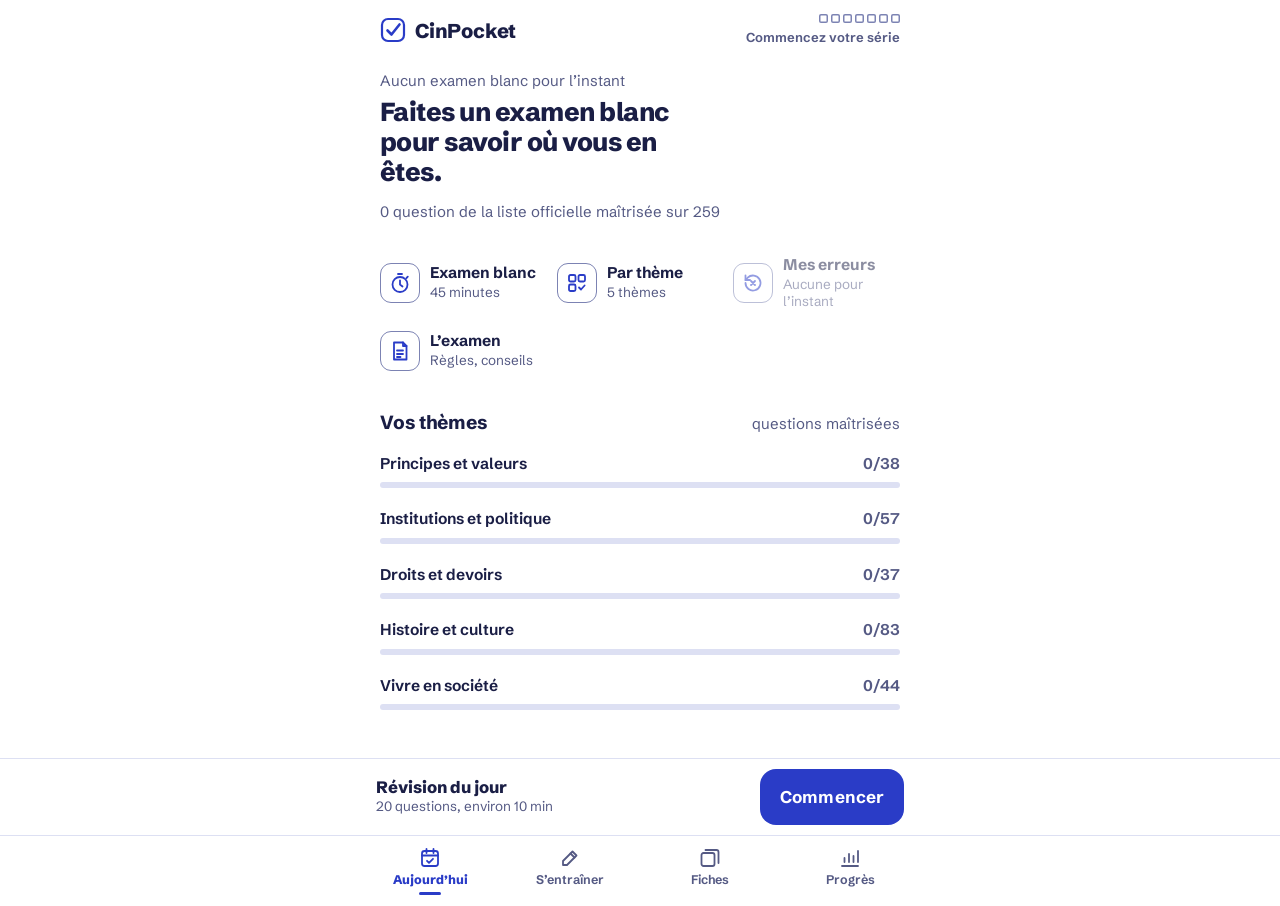
<file: index.html>
<!doctype html>
<html lang="fr">
  <head>
    <meta charset="UTF-8" />
    <meta name="viewport" content="width=device-width, initial-scale=1, viewport-fit=cover" />
    <title>CinPocket — Examen civique</title>
    <meta name="description" content="Entraînez-vous à l'examen civique de naturalisation : les questions de la liste officielle en QCM, examens blancs chronométrés, révision intelligente. Fonctionne hors ligne." />
    <meta name="theme-color" content="#ffffff" />
    <meta name="tdm-reservation" content="1" />
    <link rel="manifest" href="./manifest.webmanifest" />
    <link rel="icon" href="./icon.svg" type="image/svg+xml" />
    <link rel="apple-touch-icon" href="./icon-192.png" />
    <meta name="apple-mobile-web-app-capable" content="yes" />
    <meta name="apple-mobile-web-app-title" content="CinPocket" />
    <script type="module" crossorigin src="./assets/index-DLb2fRrT.js"></script>
    <link rel="stylesheet" crossorigin href="./assets/index-DScdjzTv.css">
  </head>
  <body>
    <div id="root"></div>
    <noscript>Activez JavaScript pour utiliser CinPocket.</noscript>
  </body>
</html>
</file>
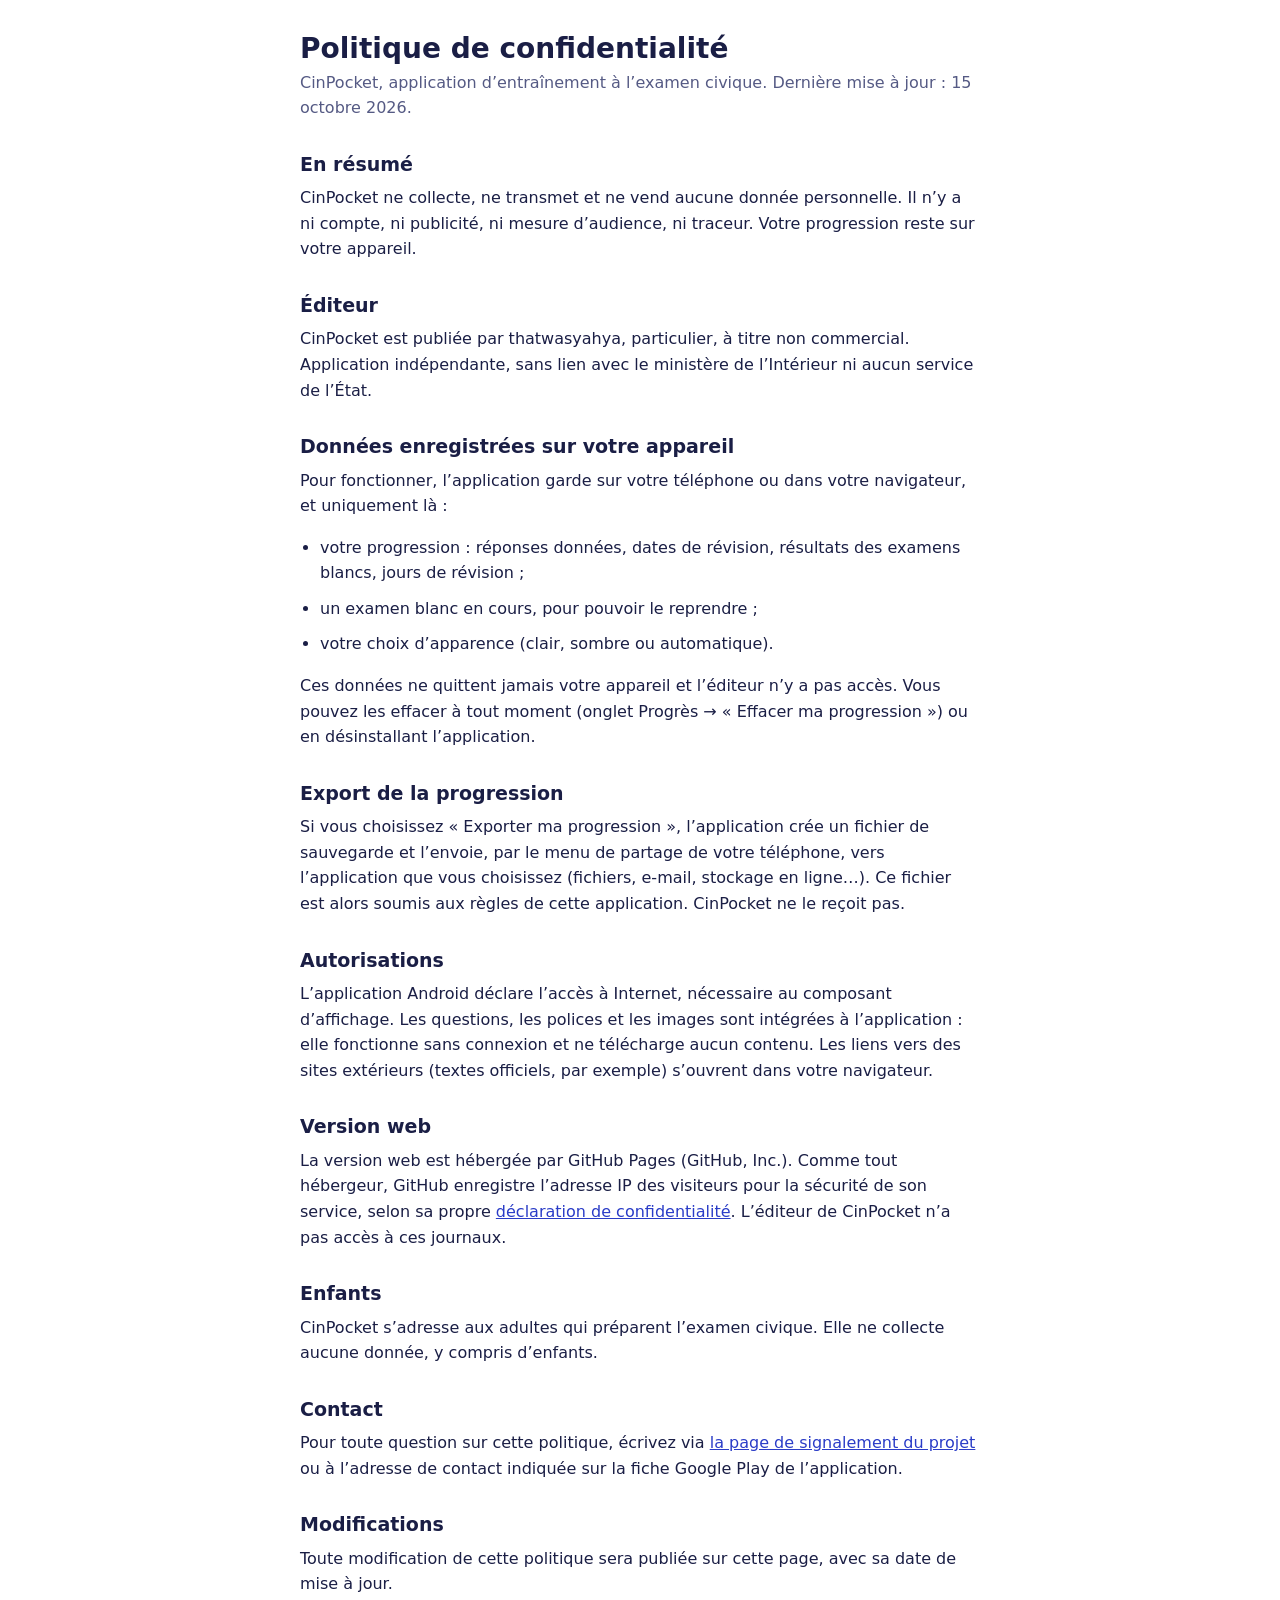
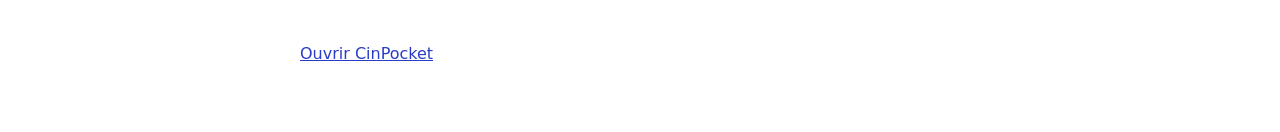
<file: confidentialite.html>
<!doctype html>
<html lang="fr">
  <head>
    <meta charset="UTF-8" />
    <meta name="viewport" content="width=device-width, initial-scale=1" />
    <meta name="tdm-reservation" content="1" />
    <title>Politique de confidentialité · CinPocket</title>
    <meta name="description" content="Politique de confidentialité de CinPocket : aucune donnée personnelle collectée." />
    <link rel="icon" href="./icon.svg" type="image/svg+xml" />
    <style>
      :root {
        --paper: #ffffff;
        --ink: #1a1e45;
        --ink-2: #555a84;
        --blue: #2a3cc7;
        --line: #7c83b3;
        color-scheme: light dark;
      }
      @media (prefers-color-scheme: dark) {
        :root {
          --paper: #131733;
          --ink: #eef0ff;
          --ink-2: #a9aed3;
          --blue: #9aa6ff;
          --line: #6b73ad;
        }
      }
      body {
        margin: 0;
        background: var(--paper);
        color: var(--ink);
        font: 16px/1.6 system-ui, -apple-system, 'Segoe UI', Roboto, sans-serif;
      }
      main {
        max-width: 680px;
        margin: 0 auto;
        padding: 32px 16px 56px;
      }
      h1 {
        font-size: 28px;
        line-height: 1.2;
        margin: 0 0 4px;
      }
      h2 {
        font-size: 19px;
        margin: 28px 0 6px;
      }
      p,
      li {
        margin: 0 0 10px;
      }
      ul {
        padding-left: 20px;
      }
      a {
        color: var(--blue);
      }
      .meta {
        color: var(--ink-2);
        margin-bottom: 24px;
      }
      .back {
        display: inline-block;
        margin-top: 24px;
        padding: 10px 0;
      }
    </style>
  </head>
  <body>
    <main>
      <h1>Politique de confidentialité</h1>
      <p class="meta">CinPocket, application d’entraînement à l’examen civique. Dernière mise à jour : 15 octobre 2026.</p>

      <h2>En résumé</h2>
      <p>
        CinPocket ne collecte, ne transmet et ne vend aucune donnée personnelle. Il n’y a ni compte, ni publicité, ni mesure
        d’audience, ni traceur. Votre progression reste sur votre appareil.
      </p>

      <h2>Éditeur</h2>
      <p>
        CinPocket est publiée par thatwasyahya, particulier, à titre non commercial. Application indépendante, sans lien avec
        le ministère de l’Intérieur ni aucun service de l’État.
      </p>

      <h2>Données enregistrées sur votre appareil</h2>
      <p>Pour fonctionner, l’application garde sur votre téléphone ou dans votre navigateur, et uniquement là :</p>
      <ul>
        <li>votre progression : réponses données, dates de révision, résultats des examens blancs, jours de révision ;</li>
        <li>un examen blanc en cours, pour pouvoir le reprendre ;</li>
        <li>votre choix d’apparence (clair, sombre ou automatique).</li>
      </ul>
      <p>
        Ces données ne quittent jamais votre appareil et l’éditeur n’y a pas accès. Vous pouvez les effacer à tout moment
        (onglet Progrès → « Effacer ma progression ») ou en désinstallant l’application.
      </p>

      <h2>Export de la progression</h2>
      <p>
        Si vous choisissez « Exporter ma progression », l’application crée un fichier de sauvegarde et l’envoie, par le menu
        de partage de votre téléphone, vers l’application que vous choisissez (fichiers, e-mail, stockage en ligne…). Ce
        fichier est alors soumis aux règles de cette application. CinPocket ne le reçoit pas.
      </p>

      <h2>Autorisations</h2>
      <p>
        L’application Android déclare l’accès à Internet, nécessaire au composant d’affichage. Les questions, les polices et
        les images sont intégrées à l’application : elle fonctionne sans connexion et ne télécharge aucun contenu. Les liens
        vers des sites extérieurs (textes officiels, par exemple) s’ouvrent dans votre navigateur.
      </p>

      <h2>Version web</h2>
      <p>
        La version web est hébergée par GitHub Pages (GitHub, Inc.). Comme tout hébergeur, GitHub enregistre l’adresse IP
        des visiteurs pour la sécurité de son service, selon sa propre
        <a href="https://docs.github.com/fr/site-policy/privacy-policies/github-general-privacy-statement">déclaration de confidentialité</a>.
        L’éditeur de CinPocket n’a pas accès à ces journaux.
      </p>

      <h2>Enfants</h2>
      <p>CinPocket s’adresse aux adultes qui préparent l’examen civique. Elle ne collecte aucune donnée, y compris d’enfants.</p>

      <h2>Contact</h2>
      <p>
        Pour toute question sur cette politique, écrivez via
        <a href="https://github.com/thatwasyahya/CinPocket-app/issues">la page de signalement du projet</a> ou à l’adresse de
        contact indiquée sur la fiche Google Play de l’application.
      </p>

      <h2>Modifications</h2>
      <p>Toute modification de cette politique sera publiée sur cette page, avec sa date de mise à jour.</p>

      <a class="back" href="./">Ouvrir CinPocket</a>
    </main>
  </body>
</html>
</file>
<file: assets/index-DScdjzTv.css>
@font-face{font-family:Schibsted Grotesk Variable;font-style:normal;font-display:swap;font-weight:400 900;src:url(./schibsted-grotesk-latin-ext-wght-normal-hsMS0n0O.woff2) format("woff2-variations");unicode-range:U+0100-02BA,U+02BD-02C5,U+02C7-02CC,U+02CE-02D7,U+02DD-02FF,U+0304,U+0308,U+0329,U+1D00-1DBF,U+1E00-1E9F,U+1EF2-1EFF,U+2020,U+20A0-20AB,U+20AD-20C0,U+2113,U+2C60-2C7F,U+A720-A7FF}@font-face{font-family:Schibsted Grotesk Variable;font-style:normal;font-display:swap;font-weight:400 900;src:url(./schibsted-grotesk-latin-wght-normal-Bb8VGrTG.woff2) format("woff2-variations");unicode-range:U+0000-00FF,U+0131,U+0152-0153,U+02BB-02BC,U+02C6,U+02DA,U+02DC,U+0304,U+0308,U+0329,U+2000-206F,U+20AC,U+2122,U+2191,U+2193,U+2212,U+2215,U+FEFF,U+FFFD}@font-face{font-family:Playwrite FR Moderne Variable;font-style:normal;font-display:swap;font-weight:100 400;src:url(./playwrite-fr-moderne-fallback-wght-normal-B1Gyjl29.woff2) format("woff2-variations")}:root{--paper: #ffffff;--ink: #1a1e45;--ink-2: #555a84;--blue: #2a3cc7;--on-blue: #ffffff;--red: #d02b30;--on-red: #ffffff;--mark: #ffe14a;--on-mark: #1a1e45;--rule: #dde0f3;--line: #7c83b3;--wash: #f3f4fc;--blue-wash: #e9ebfc;--f-ui: "Schibsted Grotesk Variable", system-ui, sans-serif;--f-hand: "Playwrite FR Moderne Variable", cursive;--r-box: 7px;--r-btn: 16px;--r-block: 18px;--gutter: 20px;--sat: max(env(safe-area-inset-top, 0px), var(--safe-area-inset-top, 0px));--sab: max(env(safe-area-inset-bottom, 0px), var(--safe-area-inset-bottom, 0px));--tabbar: 64px;color-scheme:light}:root[data-theme=dark]{--paper: #131733;--ink: #eceefa;--ink-2: #a9aed3;--blue: #9aa6ff;--on-blue: #131733;--red: #ff7b7b;--on-red: #131733;--mark: #f2d54a;--on-mark: #131733;--rule: #2d3463;--line: #6b73ad;--wash: #1c2146;--blue-wash: #222a5e;color-scheme:dark}@media(prefers-color-scheme:dark){:root:not([data-theme=light]){--paper: #131733;--ink: #eceefa;--ink-2: #a9aed3;--blue: #9aa6ff;--on-blue: #131733;--red: #ff7b7b;--on-red: #131733;--mark: #f2d54a;--on-mark: #131733;--rule: #2d3463;--line: #6b73ad;--wash: #1c2146;--blue-wash: #222a5e;color-scheme:dark}}*{box-sizing:border-box;margin:0;padding:0}html{-webkit-text-size-adjust:100%;-webkit-tap-highlight-color:transparent;background:var(--paper)}body{background:var(--paper);color:var(--ink);font-family:var(--f-ui);font-size:17px;line-height:1.45;font-optical-sizing:auto}button,input{font:inherit;color:inherit}button{background:none;border:0;cursor:pointer;text-align:inherit}button:disabled{cursor:default}a{color:var(--blue)}:focus-visible{outline:3px solid var(--blue);outline-offset:2px;border-radius:4px}.num,.count,.tabnum{font-variant-numeric:tabular-nums}.ico{width:24px;height:24px;fill:none;stroke:currentColor;stroke-width:1.8;stroke-linecap:round;stroke-linejoin:round;flex:none}.sr-only{position:absolute;width:1px;height:1px;overflow:hidden;clip:rect(0 0 0 0);white-space:nowrap}.app{max-width:560px;margin:0 auto;min-height:100dvh;padding-top:var(--sat)}.app:before{content:"";position:fixed;top:0;left:0;right:0;height:var(--sat);background:var(--paper);z-index:30;pointer-events:none}html{scroll-padding-top:calc(var(--sat) + 64px);scroll-padding-bottom:calc(var(--tabbar-h, 0px) + var(--dock-h, 0px) + 16px)}.screen{padding:0 var(--gutter) calc(var(--tabbar-h, 0px) + var(--dock-h, 0px) + 28px)}.meta{color:var(--ink-2);font-size:15px}.h1{font-size:26px;line-height:1.15;font-weight:800;letter-spacing:-.02em}.h2{font-size:19px;line-height:1.25;font-weight:750;letter-spacing:-.005em}.section{margin-top:28px}.section-head{display:flex;justify-content:space-between;align-items:baseline;gap:12px;margin-bottom:8px}.page-head{display:flex;align-items:center;justify-content:space-between;gap:12px;min-height:60px;padding-top:6px}.page-head .h1{font-size:24px}.btn{display:inline-flex;align-items:center;justify-content:center;gap:10px;min-height:56px;padding:0 22px;border-radius:var(--r-btn);font-size:17px;font-weight:700;letter-spacing:.005em;text-align:center;transition:transform .08s}.btn:active:not(:disabled){transform:scale(.98)}.btn:disabled{opacity:.45}.btn-primary{background:var(--blue);color:var(--on-blue)}.btn-quiet{border:1.5px solid var(--line);color:var(--ink)}.btn-danger{border:1.5px solid var(--red);color:var(--red)}.btn-text{color:var(--blue);min-height:48px;padding:0 8px;font-weight:700;font-size:16px}.btn-block{width:100%}.iconbtn{width:48px;height:48px;display:grid;place-items:center;border-radius:14px;color:var(--ink);flex:none}.iconbtn:disabled{opacity:.35}.btn-flag{flex:none;padding:0 14px;gap:6px;font-size:15px}.btn-flag[aria-pressed=true]{background:var(--ink);border-color:var(--ink);color:var(--paper)}.btn-flag[aria-pressed=true] .ico{fill:currentColor}.tabbar{position:fixed;left:0;right:0;bottom:0;z-index:20;background:var(--paper);border-top:1px solid var(--rule);padding-bottom:var(--sab)}.tabbar-inner{max-width:560px;margin:0 auto;min-height:var(--tabbar);display:grid;grid-template-columns:repeat(4,minmax(0,1fr))}.tab{display:flex;flex-direction:column;align-items:center;justify-content:center;gap:3px;padding:6px 2px 10px;color:var(--ink-2);font-size:12.5px;font-weight:650;line-height:1.1;overflow-wrap:anywhere;position:relative;text-align:center}body:has(.search:focus) .tabbar{display:none}.tab.on{color:var(--blue);font-weight:800}.tab.on:after{content:"";position:absolute;bottom:5px;width:22px;height:3px;border-radius:2px;background:var(--blue)}.dock{position:fixed;left:0;right:0;bottom:0;z-index:15;background:var(--paper);border-top:1px solid var(--rule);padding-bottom:var(--sab)}.dock.above-tabs{bottom:var(--tabbar-h, 0px);padding-bottom:0}.dock-inner{max-width:560px;margin:0 auto;padding:10px 16px;display:flex;gap:10px;align-items:center}.dock-inner .btn-primary{flex:1}.dock-col{max-width:560px;margin:0 auto;padding:10px 16px 4px}.dock-row{display:flex;justify-content:space-between;gap:8px}.home-head{display:flex;justify-content:space-between;align-items:center;min-height:60px;gap:12px}.brand{display:flex;align-items:center;gap:9px;font-weight:800;font-size:20px;letter-spacing:-.01em}.brand svg{width:26px;height:26px}.streak{display:flex;flex-direction:column;align-items:flex-end;gap:5px}.streak-days{display:flex;gap:3px}.streak-days i{width:9px;height:9px;border-radius:2px;box-shadow:inset 0 0 0 1.5px var(--line)}.streak-days i.done{background:var(--blue);box-shadow:none}.streak span{font-size:13px;font-weight:650;color:var(--ink-2)}.ready{padding-top:10px}.ready .meta{margin-bottom:6px}.ready .h1{margin-bottom:14px;max-width:20ch}.ready-foot{margin-top:6px}.install-row{margin-top:16px}.today-dock .dock-inner{flex-wrap:wrap}.today-dock .today-text{flex:1 1 9em;min-width:0}.today-dock b{display:block;font-size:16.5px;font-weight:800;line-height:1.2}.today-dock small{display:block;font-size:13.5px;color:var(--ink-2);line-height:1.3}.today-dock .btn{flex:none;padding:0 20px}.quick{display:grid;grid-template-columns:repeat(auto-fit,minmax(min(150px,100%),1fr));gap:4px 10px}.quick-item{display:grid;grid-template-columns:40px 1fr;column-gap:10px;align-items:center;min-height:64px;color:var(--ink);text-align:left}.quick-item .disc{grid-row:span 2;width:40px;height:40px;border-radius:11px;display:grid;place-items:center;border:1.5px solid var(--line);color:var(--blue)}.quick-item b{font-size:15.5px;font-weight:700;line-height:1.15;align-self:end}.quick-item small{font-size:13.5px;color:var(--ink-2);line-height:1.3;align-self:start;margin-top:2px}.quick-item small.due{color:var(--red);font-weight:700}.quick-item:disabled{opacity:.5}.trow{display:block;width:100%;padding:10px 0;text-align:left}.trow-top{display:flex;text-align:left;justify-content:space-between;gap:12px;font-size:15.5px;font-weight:650;margin-bottom:7px}.trow-top b{font-weight:650;color:var(--ink-2);font-variant-numeric:tabular-nums;flex:none}.bar{display:block;height:6px;border-radius:3px;background:var(--rule);overflow:hidden}.bar i{display:block;height:100%;background:var(--blue);border-radius:3px}.ruler{display:block;width:100%;height:auto;overflow:visible}.ruler text{font-family:var(--f-ui);fill:var(--ink-2);font-size:13px;font-weight:600;font-variant-numeric:tabular-nums}.ruler .lab{fill:var(--ink);font-size:13.5px;font-weight:700}.qbar{display:flex;align-items:center;gap:4px;min-height:56px;margin:0 calc(8px - var(--gutter)) 4px;padding-right:12px;position:sticky;top:var(--sat);z-index:10;background:var(--paper)}.qbar .title{flex:1;font-weight:750;font-size:16px;min-width:0;white-space:nowrap;overflow:hidden;text-overflow:ellipsis}.qbar .count{font-weight:750;font-size:16px;color:var(--ink-2);padding-left:8px}.timer{font-weight:800;font-size:16px;font-variant-numeric:tabular-nums;padding:4px 10px;border-radius:8px}.timer.urgent{color:var(--on-red);background:var(--red)}.qprog{display:flex;gap:3px;margin-bottom:14px}.qprog i{flex:1;height:6px;border-radius:2px;background:var(--rule)}.qprog i.ok{background:var(--blue)}.qprog i.ko{background:var(--red)}.qprog i.done{background:var(--ink-2)}.qprog i.cur{background:var(--ink)}.qctx{font-size:14.5px;color:var(--ink-2);font-weight:600;display:flex;gap:8px;align-items:center;flex-wrap:wrap;margin-bottom:6px}.tag{font-size:12.5px;font-weight:700;color:var(--ink);background:var(--blue-wash);border-radius:6px;padding:1px 8px}.tag.practice{background:none;box-shadow:inset 0 0 0 1.5px var(--line)}.qtext{font-size:23px;line-height:1.24;font-weight:760;letter-spacing:-.015em;margin-bottom:12px;text-wrap:pretty}.qtext.long{font-size:20px;line-height:1.3}.opts{list-style:none}.opt{display:grid;grid-template-columns:2.6em 1fr;align-items:start;width:100%;min-height:60px;padding:13px 4px 12px 0;border-top:1px solid var(--rule);text-align:left;position:relative}li:last-child>.opt{border-bottom:1px solid var(--rule)}button.opt:active:not(:disabled){background:var(--wash)}.opt .box{width:2.15em;height:2.15em;border-radius:var(--r-box);border:1.6px solid var(--line);display:grid;place-items:center;font-size:14px;font-weight:800;color:var(--ink-2);position:relative;margin-top:1px}.opt .txt{font-size:17px;line-height:1.42;min-width:0}.opt .say{display:block;font-size:13.5px;font-weight:750;margin-top:3px}.opt.picked .box{background:var(--blue);border-color:var(--blue);color:var(--on-blue)}.opt.picked{background:var(--blue-wash);border-radius:10px;border-top-color:transparent;margin:0 -10px;width:calc(100% + 20px);padding-left:10px;padding-right:12px}li:has(+li>.opt.picked)>.opt{border-bottom:0}.opt.dim .txt{color:var(--ink-2)}.opt.ko .box{background:var(--red);border-color:var(--red);color:var(--on-red)}.opt.ko .say{color:var(--red);margin-top:8px}.opt.ko.with-note{padding-top:calc(12px + 1.5em)}.opt.ok .box{border-color:var(--blue);border-width:2px;color:var(--blue)}.opt.ok .say{color:var(--blue)}.tick{position:absolute;left:16px;top:-16px;width:30px;height:29px;overflow:visible}.tick path{fill:none;stroke:var(--blue);stroke-width:3.4;stroke-linecap:round;stroke-linejoin:round}.fix{position:relative;display:inline-block}.fix:after{content:"";position:absolute;left:-3px;right:-3px;top:calc(55% - 4px);height:8px;background:var(--red);-webkit-mask:url("data:image/svg+xml,%3Csvg xmlns='http://www.w3.org/2000/svg' viewBox='0 0 100 8' preserveAspectRatio='none'%3E%3Cpath d='M1 6 99 2' fill='none' stroke='%23000' stroke-width='2.4' stroke-linecap='round' vector-effect='non-scaling-stroke'/%3E%3C/svg%3E") 0 0 / 100% 100% no-repeat;mask:url("data:image/svg+xml,%3Csvg xmlns='http://www.w3.org/2000/svg' viewBox='0 0 100 8' preserveAspectRatio='none'%3E%3Cpath d='M1 6 99 2' fill='none' stroke='%23000' stroke-width='2.4' stroke-linecap='round' vector-effect='non-scaling-stroke'/%3E%3C/svg%3E") 0 0 / 100% 100% no-repeat}.fix .ins,.ins{display:inline-block;margin-left:.35em;font-family:var(--f-hand);font-size:19px;line-height:1.1;color:var(--red);transform:rotate(-3deg)}.fix .note{position:absolute;left:0;bottom:calc(100% - 2px);max-width:calc(100vw - 110px);font-family:var(--f-hand);font-weight:400;font-size:19px;line-height:1.15;color:var(--red);transform:rotate(-4deg);transform-origin:left bottom;white-space:nowrap}del{text-decoration:none}.struck{color:var(--ink-2);text-decoration:line-through;text-decoration-color:var(--red);text-decoration-thickness:2px}.hl{--hl-h: 78%;--hl-y: 70%;color:var(--on-mark);background-image:linear-gradient(var(--mark),var(--mark));background-repeat:no-repeat;background-size:100% var(--hl-h);background-position:0 var(--hl-y);-webkit-box-decoration-break:clone;box-decoration-break:clone;padding:0 2px;margin:0 -2px;border-radius:3px 6px 4px 7px}:root[data-theme=dark] .hl{--hl-h: 100%;--hl-y: 0}@media(prefers-color-scheme:dark){:root:not([data-theme=light]) .hl{--hl-h: 100%;--hl-y: 0}}.explain{margin-top:14px;outline-offset:4px;font-size:16px;line-height:1.55;background:var(--wash);border-radius:var(--r-block);padding:14px 16px 12px;scroll-margin-bottom:calc(110px + var(--sab))}.explain .lead{font-weight:750;margin-bottom:4px}.explain-foot{display:flex;justify-content:space-between;align-items:flex-start;flex-wrap:wrap;gap:6px 14px;margin-top:10px;padding-top:9px;border-top:1px solid var(--rule);font-size:13.5px;font-weight:600}.explain-foot .src{display:flex;gap:6px;align-items:flex-start;color:var(--ink-2);flex:1 1 60%}.explain-foot .again{display:flex;gap:6px;align-items:center;color:var(--blue);font-weight:700}.explain-foot .ico{width:16px;height:16px;margin-top:2px}.score{display:flex;align-items:center;gap:18px;margin:10px 0 6px;flex-wrap:wrap}.circled{position:relative;padding:14px 20px 10px 16px;flex:none}.circled .num{font-size:64px;font-weight:800;letter-spacing:-.04em;line-height:.9}.circled .num small{font-size:24px;font-weight:700;color:var(--ink-2);letter-spacing:0;margin-left:2px}.circled svg{position:absolute;inset:-4px -8px -2px -6px;width:calc(100% + 14px);height:calc(100% + 6px);overflow:visible}.circled svg path{fill:none;stroke:var(--blue);stroke-width:2.6;stroke-linecap:round}.circled.fail svg path{stroke:var(--ink-2)}.verdict{min-width:0;flex:1 1 150px}.verdict .verdict-title,.verdict b{display:block;font-size:28px;font-weight:800;letter-spacing:-.015em;line-height:1.05}.verdict span{display:block;font-size:15px;color:var(--ink-2);margin-top:6px;line-height:1.35}.legend{display:flex;flex-wrap:wrap;gap:4px 16px;font-size:13.5px;color:var(--ink-2);font-weight:600;margin-top:6px}.legend i{display:inline-block;width:10px;height:10px;border-radius:2px;margin-right:6px;vertical-align:-1px}.brow{display:grid;grid-template-columns:1fr auto;align-items:center;column-gap:12px;padding:10px 0;border-bottom:1px solid var(--rule)}.brow:last-child{border-bottom:0}.brow .name{font-size:15.5px;font-weight:650}.brow .sc{font-size:16px;font-weight:800;grid-row:span 2;font-variant-numeric:tabular-nums}.brow .sc.full{color:var(--blue)}.cells{display:flex;flex-wrap:wrap;gap:3px;margin-top:6px}.cells i{width:14px;height:14px;border-radius:3px;background:var(--blue)}.cells i.ko{background:none;box-shadow:inset 0 0 0 1.6px var(--red);position:relative;overflow:hidden}.cells i.ko:after{content:"";position:absolute;left:-3px;right:-3px;top:6px;height:1.8px;background:var(--red);transform:rotate(-45deg)}.recap{list-style:none}.recap li{padding:14px 0;border-bottom:1px solid var(--rule)}.recap .q{font-weight:700;margin-bottom:4px}.recap .a{margin-bottom:4px}.recap .e{color:var(--ink-2);font-size:15px}.review-item{padding:18px 0 8px;border-top:2px solid var(--ink);margin-top:18px}.review-item .review-num{font-size:13.5px;font-weight:750;color:var(--ink-2);margin-bottom:4px}.field{margin-top:22px}.field-label{display:block;font-size:15px;font-weight:750;margin-bottom:10px}.chips{display:flex;flex-wrap:wrap;gap:8px}.chip{min-height:44px;padding:0 14px;border-radius:12px;border:1.5px solid var(--line);font-size:15px;font-weight:650;display:inline-flex;align-items:center;gap:8px}.chip[aria-pressed=true]{background:var(--blue-wash);border-color:var(--blue);box-shadow:inset 0 0 0 1px var(--blue);color:var(--ink)}.chip .ico{width:16px;height:16px;stroke-width:2.4;color:var(--blue)}.chips.scroll{flex-wrap:nowrap;overflow-x:auto;scrollbar-width:none;margin:0 calc(-1 * var(--gutter));padding:2px var(--gutter)}.chips.scroll::-webkit-scrollbar{display:none}.chips.scroll .chip{min-height:40px;white-space:nowrap;flex:none}.seg{display:grid;grid-auto-flow:column;grid-auto-columns:auto;border:1.5px solid var(--line);border-radius:12px;overflow:hidden}.seg button{min-height:46px;padding:0 10px;white-space:nowrap;font-size:15px;font-weight:650;text-align:center;border-left:1.5px solid var(--line)}.seg button:first-child{border-left:0}.seg button:focus-visible{outline:3px solid currentColor;outline-offset:-6px;border-radius:8px}.seg button[aria-pressed=true]{background:var(--blue);color:var(--on-blue);font-weight:800}.switch{display:flex;gap:14px;align-items:flex-start;margin-top:18px;cursor:pointer}.switch input{appearance:none;flex:none;width:46px;height:28px;border-radius:14px;background:var(--rule);box-shadow:inset 0 0 0 1.5px var(--line);position:relative;margin-top:1px;cursor:pointer;transition:background .15s}.switch input:after{content:"";position:absolute;top:4px;left:4px;width:20px;height:20px;border-radius:50%;background:var(--paper);box-shadow:inset 0 0 0 1.5px var(--line);transition:transform .15s}.switch input:checked{background:var(--blue);box-shadow:none}.switch input:checked:after{transform:translate(18px);box-shadow:none}.switch b{display:block;font-weight:700;font-size:16px}.switch small{display:block;color:var(--ink-2);font-size:14px;line-height:1.4}.search{width:100%;min-height:50px;padding:0 16px;border-radius:14px;border:1.5px solid var(--line);background:var(--paper);font-size:16px}.search::placeholder{color:var(--ink-2)}.list{list-style:none}.list-item{display:grid;grid-template-columns:44px 1fr auto;align-items:center;column-gap:14px;width:100%;min-height:68px;padding:10px 0;border-bottom:1px solid var(--rule);text-align:left;color:var(--ink)}.list-item:first-child{border-top:1px solid var(--rule)}.list-item .disc{width:44px;height:44px;border-radius:11px;display:grid;place-items:center;border:1.5px solid var(--line);color:var(--blue)}.list-item b{display:block;font-size:16.5px;font-weight:750;line-height:1.2}.list-item small{display:block;font-size:14px;color:var(--ink-2);line-height:1.35;margin-top:2px}.list-item .chev{color:var(--ink-2)}.list-item:disabled{opacity:.5}.fiche{padding:16px 0;border-bottom:1px solid var(--rule)}.fiche-ctx{font-size:13.5px;font-weight:650;color:var(--ink-2);display:flex;flex-wrap:wrap;gap:6px 10px;align-items:center;margin-bottom:6px}.fiche-ctx .state-ko{color:var(--red);font-weight:750}.fiche-ctx .state-ok{color:var(--blue);font-weight:750}.fiche-q{font-weight:750;font-size:17px;line-height:1.35;margin-bottom:8px}.fiche-a{font-size:17px;margin-bottom:8px}.options{margin-top:6px}.options summary{display:inline-flex;align-items:center;min-height:44px;font-weight:700;color:var(--blue);cursor:pointer}.options .switch{margin-top:10px}.fiche-e{color:var(--ink-2);font-size:15px;line-height:1.5}.fiche-opts{list-style:none;margin-bottom:8px;font-size:15.5px}.fiche-opts li{padding:4px 0 4px 18px;position:relative;color:var(--ink-2)}.fiche-opts li:before{content:"";position:absolute;left:2px;top:.75em;width:7px;height:7px;border-radius:2px;box-shadow:inset 0 0 0 1.5px var(--line)}.fiche-opts li.good{color:var(--ink);font-weight:650}.fiche-opts li.good:before{background:var(--blue);box-shadow:none}.src-line{font-size:13px;color:var(--ink-2);margin-top:6px}.stat-line{display:flex;align-items:baseline;justify-content:space-between;gap:12px;padding:12px 0;border-bottom:1px solid var(--rule)}.stat-line b{font-size:22px;font-weight:800;font-variant-numeric:tabular-nums;flex:none}.stat-line span{color:var(--ink-2);font-size:15px}.table{width:100%;border-collapse:collapse;font-size:15px}.table th,.table td{text-align:left;padding:10px 6px 10px 0;border-bottom:1px solid var(--rule);vertical-align:top}.table th{font-size:13.5px;color:var(--ink-2);font-weight:700}.table td.n,.table th.n{text-align:right;font-variant-numeric:tabular-nums;white-space:nowrap}.exam-row{display:grid;grid-template-columns:1fr auto;gap:2px 12px;padding:12px 0;border-bottom:1px solid var(--rule)}.exam-row .when{font-size:14px;color:var(--ink-2)}.exam-row .sc{font-weight:800;font-size:17px;font-variant-numeric:tabular-nums;text-align:right}.exam-row .sc.fail{color:var(--ink-2)}.exam-row .mini{grid-column:1 / -1;display:flex;gap:2px;margin-top:6px}.exam-row .mini i{flex:1;height:10px;border-radius:1.5px;background:var(--rule)}.exam-row .mini i.ok{background:var(--blue)}.exam-row .mini i.cut{margin-left:4px}.prose p,.prose li{max-width:68ch}.prose p{margin-bottom:12px;line-height:1.55}.prose ul{padding-left:20px;margin-bottom:12px}.prose li{margin-bottom:6px}.note{color:var(--ink-2);font-size:14.5px;line-height:1.5}.grid40{display:grid;grid-template-columns:repeat(auto-fill,minmax(max(48px,2.6em),1fr));gap:8px;margin-bottom:14px}.grid40 button{min-height:48px;border-radius:var(--r-box);border:1.5px solid var(--line);font-size:14px;font-weight:700;font-variant-numeric:tabular-nums;text-align:center;position:relative}.grid40 button.answered{background:var(--blue);border-color:var(--blue);color:var(--on-blue)}.grid40 button.flagged:after{content:"";position:absolute;left:8px;right:8px;bottom:5px;height:3px;border-radius:2px;background:currentColor}.grid40 button.current{outline:2.5px solid var(--ink);outline-offset:1px}dialog.sheet{margin:auto auto 0;width:100%;max-width:560px;max-height:88dvh;border:0;background:var(--paper);color:var(--ink);border-radius:22px 22px 0 0;padding:22px 20px calc(16px + var(--sab));overflow:auto}dialog.sheet::backdrop{background:#0a0c1e73}:root[data-theme=dark] dialog.sheet{background:var(--wash)}:root[data-theme=dark] dialog.sheet::backdrop{background:#040510b8}@media(prefers-color-scheme:dark){:root:not([data-theme=light]) dialog.sheet{background:var(--wash)}:root:not([data-theme=light]) dialog.sheet::backdrop{background:#040510b8}}.sheet .h2{margin-bottom:8px}.sheet .actions{display:grid;gap:10px;margin-top:18px}.legend-row{display:flex;flex-wrap:wrap;gap:6px 16px;font-size:13.5px;color:var(--ink-2);font-weight:600}.legend-row i{display:inline-block;width:14px;height:14px;border-radius:3px;margin-right:6px;vertical-align:-2px}.empty{padding:40px 0}.empty p{color:var(--ink-2);margin:8px 0 18px;max-width:34ch}@media(prefers-reduced-motion:no-preference){.play .fix:after{animation:strike .28s cubic-bezier(.3,.7,.4,1) both}.play .struck{animation:fade .2s ease-out both}.play .fix .note,.play .ins{animation:write .5s .22s steps(6,end) both}.play .opt.ko .box{animation:pop .25s .05s cubic-bezier(.3,1.5,.5,1) both}.play .opt.ok .hl{animation:swipe .42s .45s cubic-bezier(.5,0,.2,1) both}.play .opt.ok .tick path{stroke-dasharray:1;animation:draw .32s .7s ease-out both}.play .explain{animation:fade .3s .85s ease-out both}.play-score .circled svg path{stroke-dasharray:1;animation:draw .7s .15s ease-out both}}@keyframes strike{0%{clip-path:inset(0 100% 0 0)}to{clip-path:inset(0 0 0 0)}}@keyframes write{0%{clip-path:inset(0 100% 0 0)}to{clip-path:inset(0 0 0 0)}}@keyframes pop{0%{transform:scale(.6)}to{transform:scale(1)}}@keyframes swipe{0%{background-size:0% var(--hl-h)}to{background-size:100% var(--hl-h)}}@keyframes draw{0%{stroke-dashoffset:1}to{stroke-dashoffset:0}}@keyframes fade{0%{opacity:0}to{opacity:1}}@media(max-width:370px){:root{--gutter: 16px}.h1{font-size:24px}.qtext{font-size:21px}.circled .num{font-size:56px}}.prose li a{display:inline-block;padding:10px 0}.licences{margin-top:8px;max-height:60vh;overflow:auto;padding:12px;border:1px solid var(--line);border-radius:12px;color:var(--ink-2);font:12px/1.45 ui-monospace,SFMono-Regular,Menlo,monospace;white-space:pre-wrap;overflow-wrap:anywhere}
</file>
